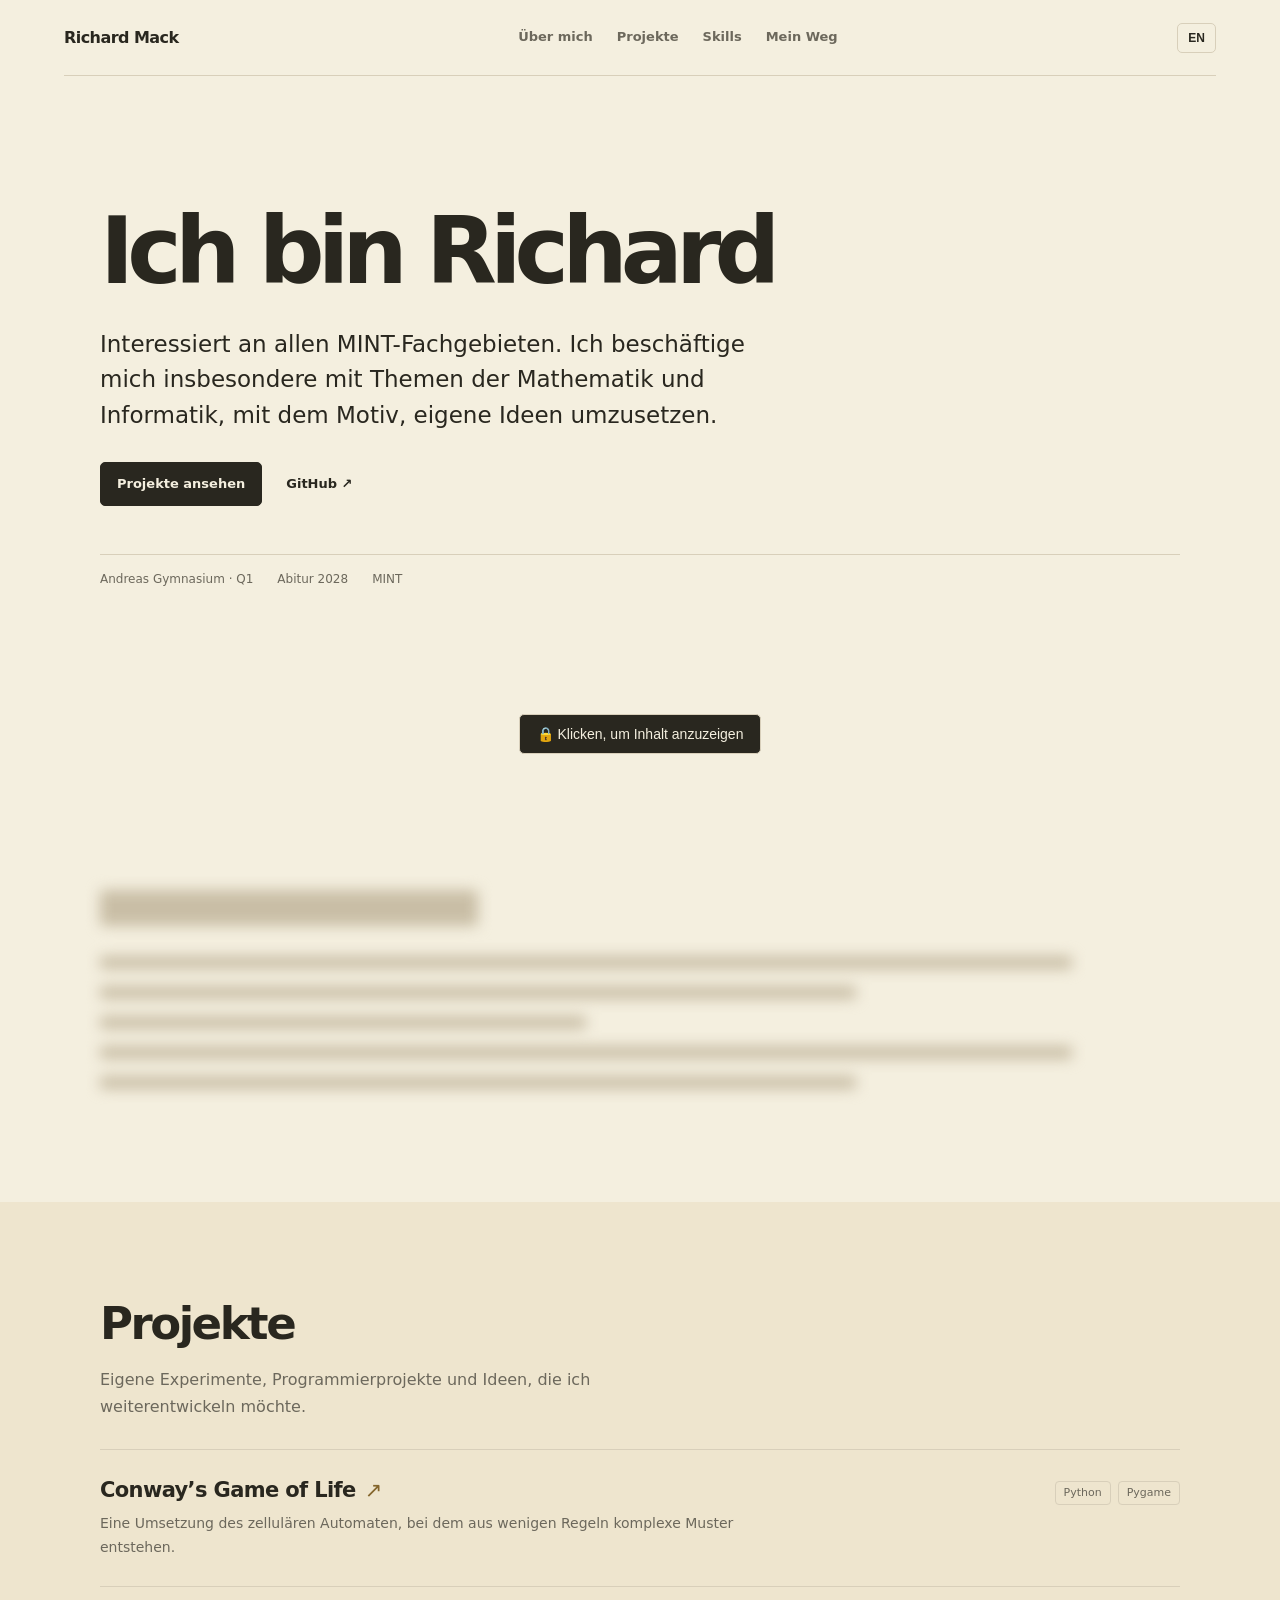
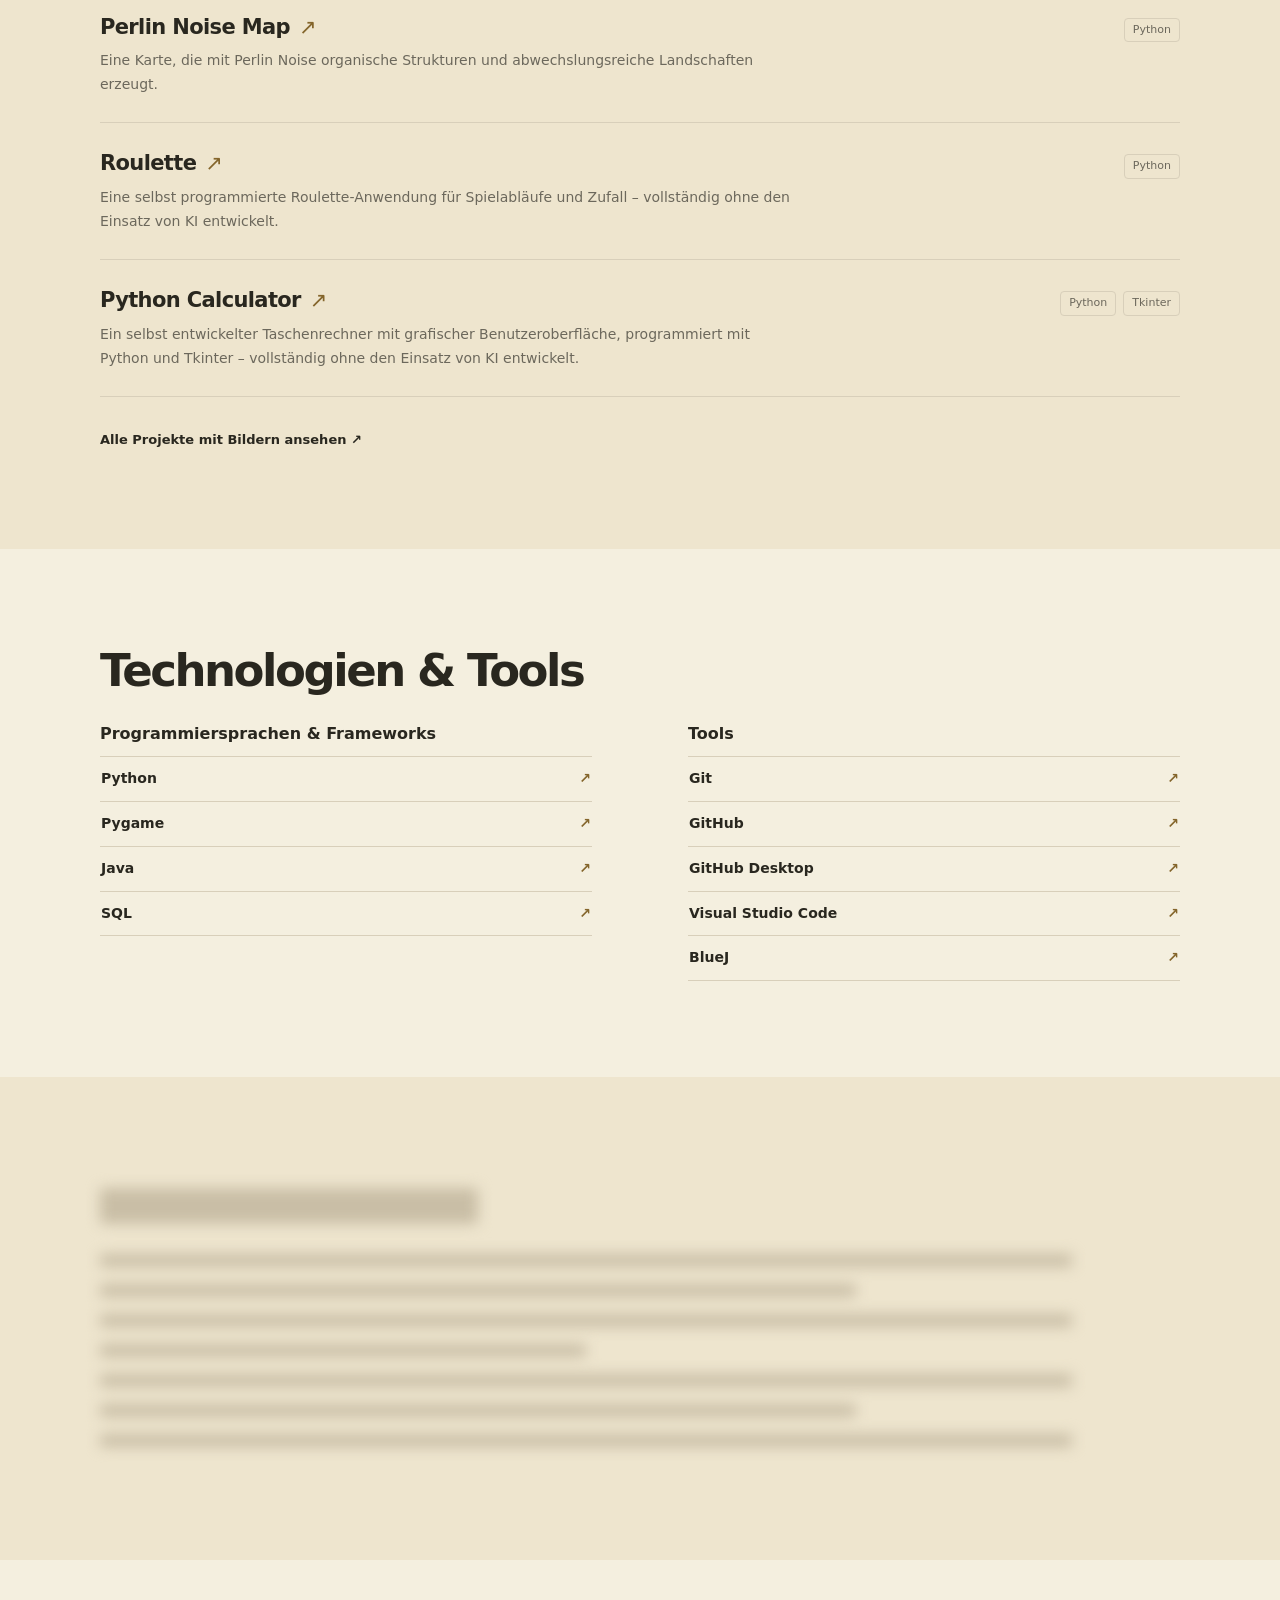
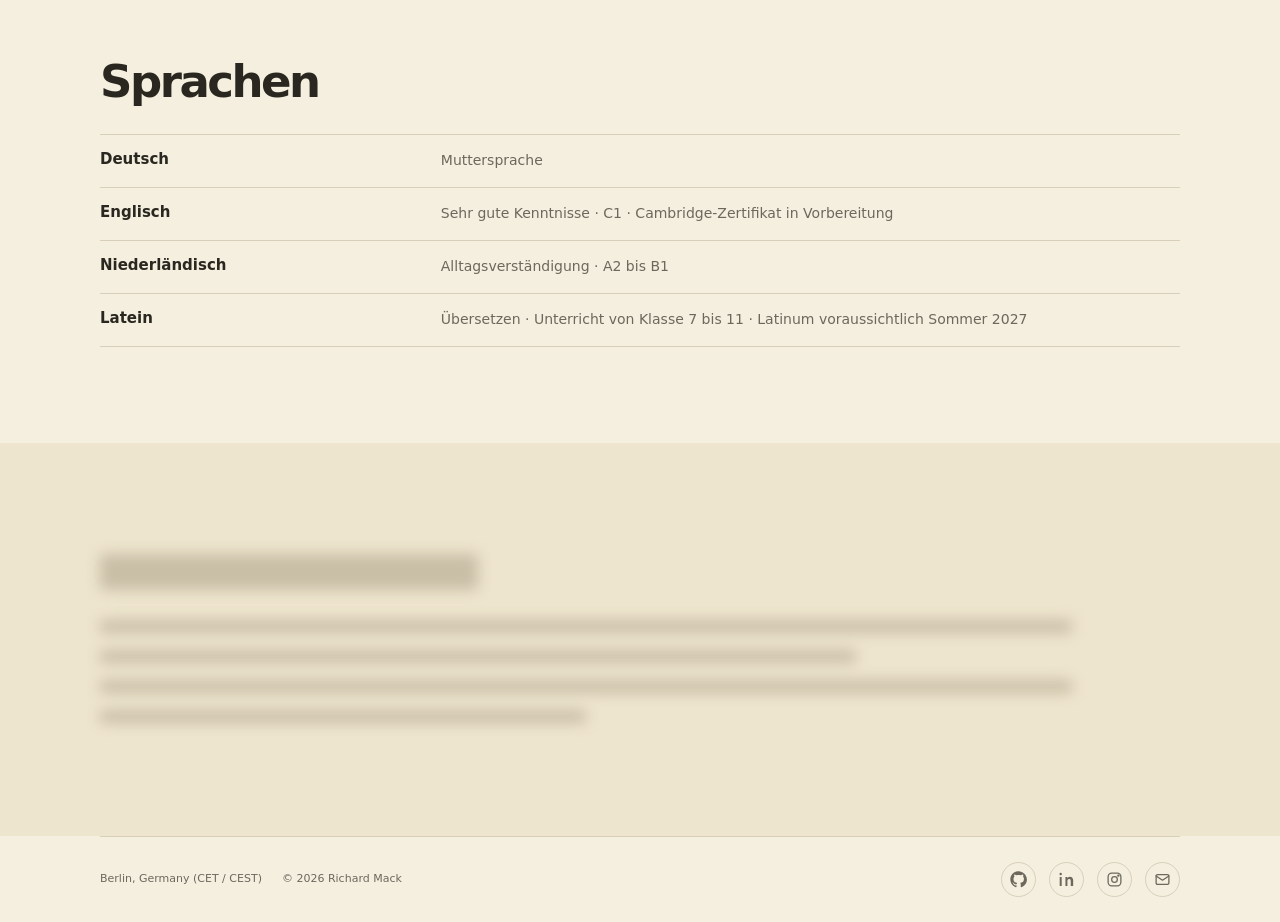
<file: index.html>
<!doctype html>
<html lang="de">
<head>
<meta charset="utf-8">
<meta name="viewport" content="width=device-width, initial-scale=1">
<meta name="description" content="Richard Mack – Portfolio zu Informatik, Mathematik und eigenen Projekten.">
<meta name="theme-color" content="#f4efdf">
<title>Richard Mack — Portfolio</title>
  
<link rel="icon" type="image/svg+xml" href="favicon.svg">

<link rel="stylesheet" href="style.css">
<script src="private-data.js" defer></script>
<script src="script.js" defer></script>
</head>
<body>
<header class="header">
  <a class="brand" href="#top">Richard Mack</a>
  <nav aria-label="Navigation">
    <a href="#about" data-de="Über mich" data-en="About">Über mich</a>
    <a href="#projects" data-de="Projekte" data-en="Projects">Projekte</a>
    <a href="#skills" data-de="Skills" data-en="Skills">Skills</a>
    <a href="#journey" data-de="Mein Weg" data-en="My journey">Mein Weg</a>
  </nav>
  <button id="languageToggle" type="button" aria-label="Switch language to English">EN</button>
</header>

<main id="top">
<section class="hero wrap">
  <h1 data-de="Ich bin Richard" data-en="I’m Richard">Ich bin Richard</h1>
  <p class="intro" data-de="Interessiert an allen MINT-Fachgebieten. Ich beschäftige mich insbesondere mit Themen der Mathematik und Informatik, mit dem Motiv, eigene Ideen umzusetzen." data-en="Interested in all STEM fields. I focus particularly on topics in mathematics and computer science, with the goal of bringing my own ideas to life.">Interessiert an allen MINT-Fachgebieten. Ich beschäftige mich insbesondere mit Themen der Mathematik und Informatik, mit dem Motiv, eigene Ideen umzusetzen.</p>
  <div class="hero-actions"><a class="button dark" href="projects/" data-de="Projekte ansehen" data-en="View projects">Projekte ansehen</a><a class="plain-link" href="https://github.com/MackRichard" target="_blank" rel="noopener noreferrer">GitHub ↗</a></div>
  <div class="quick-facts"><span>Andreas Gymnasium · Q1</span><span data-de="Abitur 2028" data-en="Abitur 2028">Abitur 2028</span><span>MINT</span></div>
</section>


  
<div class="private-access wrap" id="privateAccess">

    <button id="showPrivateForm">
        🔒 Klicken, um Inhalt anzuzeigen
    </button>

    <form id="privateUnlockForm" hidden>

        <label for="privateCode">
            Individueller Zugangscode
        </label>

        <input
            id="privateCode"
            type="password"
            placeholder="Zugangscode eingeben"
            autocomplete="off"
            required
        >

        <button type="submit">
            Inhalte freischalten
        </button>

        <p id="privateStatus" aria-live="polite"></p>

    </form>

</div>


  
<section class="section private-section" id="about">

    <div class="wrap private-placeholder"
         data-private-target="about"
         aria-hidden="true">

        <div class="placeholder-title"></div>
        <div class="placeholder-line long"></div>
        <div class="placeholder-line medium"></div>
        <div class="placeholder-line short"></div>

        <div class="placeholder-line long"></div>
        <div class="placeholder-line medium"></div>

    </div>

</section>

<section class="section tinted" id="projects"><div class="wrap">
  <h2 data-de="Projekte" data-en="Projects">Projekte</h2>
  <p class="section-intro" data-de="Eigene Experimente, Programmierprojekte und Ideen, die ich weiterentwickeln möchte." data-en="Personal experiments, coding projects and ideas I want to develop further.">Eigene Experimente, Programmierprojekte und Ideen, die ich weiterentwickeln möchte.</p>
  <div class="projects-list">

    <!-- Conway's Game of Life -->
    <article class="project-item">

        <div class="project-content">

            <h3>
                <a
                    class="project-title"
                    href="https://github.com/MackRichard/Conways-Game-of-Life"
                    target="_blank"
                    rel="noopener noreferrer">
                    Conway’s Game of Life
                    <span aria-hidden="true">↗</span>
                </a>
            </h3>

            <p
                class="project-description"
                data-de="Eine Umsetzung des zellulären Automaten, bei dem aus wenigen Regeln komplexe Muster entstehen."
                data-en="An implementation of the cellular automaton, where a few rules can create complex patterns.">
                Eine Umsetzung des zellulären Automaten, bei dem aus wenigen Regeln komplexe Muster entstehen.
            </p>

        </div>

        <div class="project-tech">
            <span>Python</span>
            <span>Pygame</span>
        </div>

    </article>


    <!-- Perlin Noise Map -->
    <article class="project-item">

        <div class="project-content">

            <h3>
                <a
                    class="project-title"
                    href="https://github.com/MackRichard/Perlin-Noise-Map"
                    target="_blank"
                    rel="noopener noreferrer">
                    Perlin Noise Map
                    <span aria-hidden="true">↗</span>
                </a>
            </h3>

            <p
                class="project-description"
                data-de="Eine Karte, die mit Perlin Noise organische Strukturen und abwechslungsreiche Landschaften erzeugt."
                data-en="A map using Perlin noise to create organic structures and varied landscapes.">
                Eine Karte, die mit Perlin Noise organische Strukturen und abwechslungsreiche Landschaften erzeugt.
            </p>

        </div>

        <div class="project-tech">
            <span>Python</span>
        </div>

    </article>


    <!-- Roulette -->
    <article class="project-item">

        <div class="project-content">

            <h3>
                <a
                    class="project-title"
                    href="https://github.com/MackRichard/Roulette"
                    target="_blank"
                    rel="noopener noreferrer">
                    Roulette
                    <span aria-hidden="true">↗</span>
                </a>
            </h3>

            <p
                class="project-description"
                data-de="Eine selbst programmierte Roulette-Anwendung für Spielabläufe und Zufall – vollständig ohne den Einsatz von KI entwickelt."
                data-en="A self-programmed roulette application for game flow and randomness – developed entirely without using AI.">
                Eine selbst programmierte Roulette-Anwendung für Spielabläufe und Zufall – vollständig ohne den Einsatz von KI entwickelt.
            </p>

        </div>

        <div class="project-tech">
            <span>Python</span>
        </div>

    </article>

      <!-- Python Calculator -->
<article class="project-item">

    <div class="project-content">

        <h3>
            <a
                class="project-title"
                href="https://github.com/MackRichard/python-calculator"
                target="_blank"
                rel="noopener noreferrer">
                Python Calculator
                <span aria-hidden="true">↗</span>
            </a>
        </h3>

        <p
            class="project-description"
            data-de="Ein selbst entwickelter Taschenrechner mit grafischer Benutzeroberfläche, programmiert mit Python und Tkinter – vollständig ohne den Einsatz von KI entwickelt."
            data-en="A self-developed calculator with a graphical user interface, built using Python and Tkinter – developed entirely without using AI.">
            Ein selbst entwickelter Taschenrechner mit grafischer Benutzeroberfläche, programmiert mit Python und Tkinter – vollständig ohne den Einsatz von KI entwickelt.
        </p>

    </div>

    <div class="project-tech">
        <span>Python</span>
        <span>Tkinter</span>
    </div>

</article>

</div>
<div class="projects-more">

    <a href="projects/" class="plain-link">

        <span
            data-de="Alle Projekte mit Bildern ansehen"
            data-en="Explore all projects with images">
            Alle Projekte mit Bildern ansehen
        </span>

        ↗

    </a>

</div>

</section>

<section class="section wrap" id="skills">
  <h2 data-de="Technologien & Tools" data-en="Technologies & tools">Technologien & Tools</h2>
  <div class="skill-columns">
    <div><h3 data-de="Programmiersprachen & Frameworks" data-en="Programming languages & frameworks">Programmiersprachen & Frameworks</h3><ul class="link-list">
      <li><a href="https://www.python.org/" target="_blank" rel="noopener noreferrer">Python <span>↗</span></a></li>
      <li><a href="https://www.pygame.org/" target="_blank" rel="noopener noreferrer">Pygame <span>↗</span></a></li>
      <li><a href="https://www.java.com/" target="_blank" rel="noopener noreferrer">Java <span>↗</span></a></li>
      <li><a href="https://www.mysql.com/" target="_blank" rel="noopener noreferrer">SQL <span>↗</span></a></li>
    </ul></div>
    <div><h3>Tools</h3><ul class="link-list">
      <li><a href="https://git-scm.com/" target="_blank" rel="noopener noreferrer">Git <span>↗</span></a></li>
      <li><a href="https://github.com/" target="_blank" rel="noopener noreferrer">GitHub <span>↗</span></a></li>
      <li><a href="https://desktop.github.com/" target="_blank" rel="noopener noreferrer">GitHub Desktop <span>↗</span></a></li>
      <li><a href="https://code.visualstudio.com/" target="_blank" rel="noopener noreferrer">Visual Studio Code <span>↗</span></a></li>
      <li><a href="https://www.bluej.org/" target="_blank" rel="noopener noreferrer">BlueJ <span>↗</span></a></li>
    </ul></div>
  </div>
</section>

<section class="section tinted private-section" id="journey">

    <div class="wrap private-placeholder"
         data-private-target="journey"
         aria-hidden="true">

        <div class="placeholder-title"></div>

        <div class="placeholder-line long"></div>
        <div class="placeholder-line medium"></div>

        <div class="placeholder-line long"></div>
        <div class="placeholder-line short"></div>

        <div class="placeholder-line long"></div>
        <div class="placeholder-line medium"></div>

        <div class="placeholder-line long"></div>

    </div>

</section>

<section class="section wrap" id="languages">
  <h2 data-de="Sprachen" data-en="Languages">Sprachen</h2>
  <div class="language-list">
    <div><h3 data-de="Deutsch" data-en="German">Deutsch</h3><p data-de="Muttersprache" data-en="Native">Muttersprache</p></div>
    <div><h3 data-de="Englisch" data-en="English">Englisch</h3><p data-de="Sehr gute Kenntnisse · C1 · Cambridge-Zertifikat in Vorbereitung" data-en="Very good · C1 · Preparing for a Cambridge certificate">Sehr gute Kenntnisse · C1 · Cambridge-Zertifikat in Vorbereitung</p></div>
    <div><h3 data-de="Niederländisch" data-en="Dutch">Niederländisch</h3><p data-de="Alltagsverständigung · A2 bis B1" data-en="Everyday communication · A2 to B1">Alltagsverständigung · A2 bis B1</p></div>
    <div><h3 data-de="Latein" data-en="Latin">Latein</h3><p data-de="Übersetzen · Unterricht von Klasse 7 bis 11 · Latinum voraussichtlich Sommer 2027" data-en="Translation · Studied from grades 7 to 11 · Latinum expected in summer 2027">Übersetzen · Unterricht von Klasse 7 bis 11 · Latinum voraussichtlich Sommer 2027</p></div>
  </div>
</section>

<section class="section tinted private-section" id="currently">

        <div class="wrap private-placeholder"
             data-private-target="currently"
             aria-hidden="true">

            <div class="placeholder-title"></div>

            <div class="placeholder-line long"></div>
            <div class="placeholder-line medium"></div>

            <div class="placeholder-line long"></div>
            <div class="placeholder-line short"></div>

        </div>

</section>
</main>
<footer class="footer wrap">

  <div class="footer-info">
    <span>Berlin, Germany (CET / CEST)</span>
    <span>© 2026 Richard Mack</span>
  </div>

  <div class="footer-social">

    <!-- GitHub -->
    <a href="https://github.com/MackRichard"
       target="_blank"
       rel="noopener noreferrer"
       aria-label="GitHub"
       title="GitHub">

      <svg viewBox="0 0 24 24" aria-hidden="true">
        <path fill="currentColor" d="M12 .5C5.65.5.5 5.65.5 12c0 5.1 3.3 9.4 7.9 10.9.6.1.8-.3.8-.6v-2.1c-3.2.7-3.9-1.4-3.9-1.4-.5-1.3-1.3-1.7-1.3-1.7-1.1-.8.1-.8.1-.8 1.2.1 1.8 1.2 1.8 1.2 1.1 1.8 2.8 1.3 3.5 1 .1-.8.4-1.3.8-1.6-2.6-.3-5.3-1.3-5.3-5.8 0-1.3.5-2.3 1.2-3.1-.1-.3-.5-1.5.1-3.1 0 0 1-.3 3.2 1.2.9-.2 1.9-.4 2.9-.4s2 .1 2.9.4c2.2-1.5 3.2-1.2 3.2-1.2.6 1.6.2 2.8.1 3.1.8.9 1.2 1.9 1.2 3.1 0 4.5-2.7 5.5-5.3 5.8.4.4.8 1.1.8 2.2v3.3c0 .3.2.7.8.6 4.6-1.5 7.9-5.8 7.9-10.9C23.5 5.65 18.35.5 12 .5z"/>
      </svg>
    </a>


    <!-- LinkedIn -->
    <a href="https://mackrichard.github.io/preview/"
       target="_blank"
       rel="noopener noreferrer"
       aria-label="LinkedIn"
       title="LinkedIn">

      <svg viewBox="0 0 24 24" aria-hidden="true">
        <path fill="currentColor" d="M5.2 8.3H2.4V21h2.8V8.3zM3.8 2.5a1.7 1.7 0 1 0 0 3.4 1.7 1.7 0 0 0 0-3.4zM21.5 13.7c0-3.8-2-5.6-4.6-5.6-2.1 0-3.1 1.2-3.6 2V8.3h-2.8V21h2.8v-6.3c0-1.7.3-3.4 2.5-3.4s2.2 2 2.2 3.5V21h3.4v-7.3z"/>
      </svg>
    </a>


    <!-- Instagram -->
    <a href="https://www.instagram.com/richardmack161/"
       target="_blank"
       rel="noopener noreferrer"
       aria-label="Instagram"
       title="Instagram">

      <svg viewBox="0 0 24 24"
           fill="none"
           stroke="currentColor"
           stroke-width="1.8"
           stroke-linecap="round"
           stroke-linejoin="round"
           aria-hidden="true">

        <rect x="3" y="3" width="18" height="18" rx="5"/>
        <circle cx="12" cy="12" r="4"/>
        <circle cx="17.5" cy="6.5" r=".8" fill="currentColor"/>
      </svg>
    </a>


    <!-- E-Mail -->
    <a href="mailto:info.richardmack@web.de"
       aria-label="E-Mail"
       title="E-Mail">

      <svg viewBox="0 0 24 24"
           fill="none"
           stroke="currentColor"
           stroke-width="1.8"
           stroke-linecap="round"
           stroke-linejoin="round"
           aria-hidden="true">

        <rect x="3" y="5" width="18" height="14" rx="2"/>
        <path d="m3 7 9 6 9-6"/>
      </svg>
    </a>

  </div>

</footer>
</body>
</html>
</file>
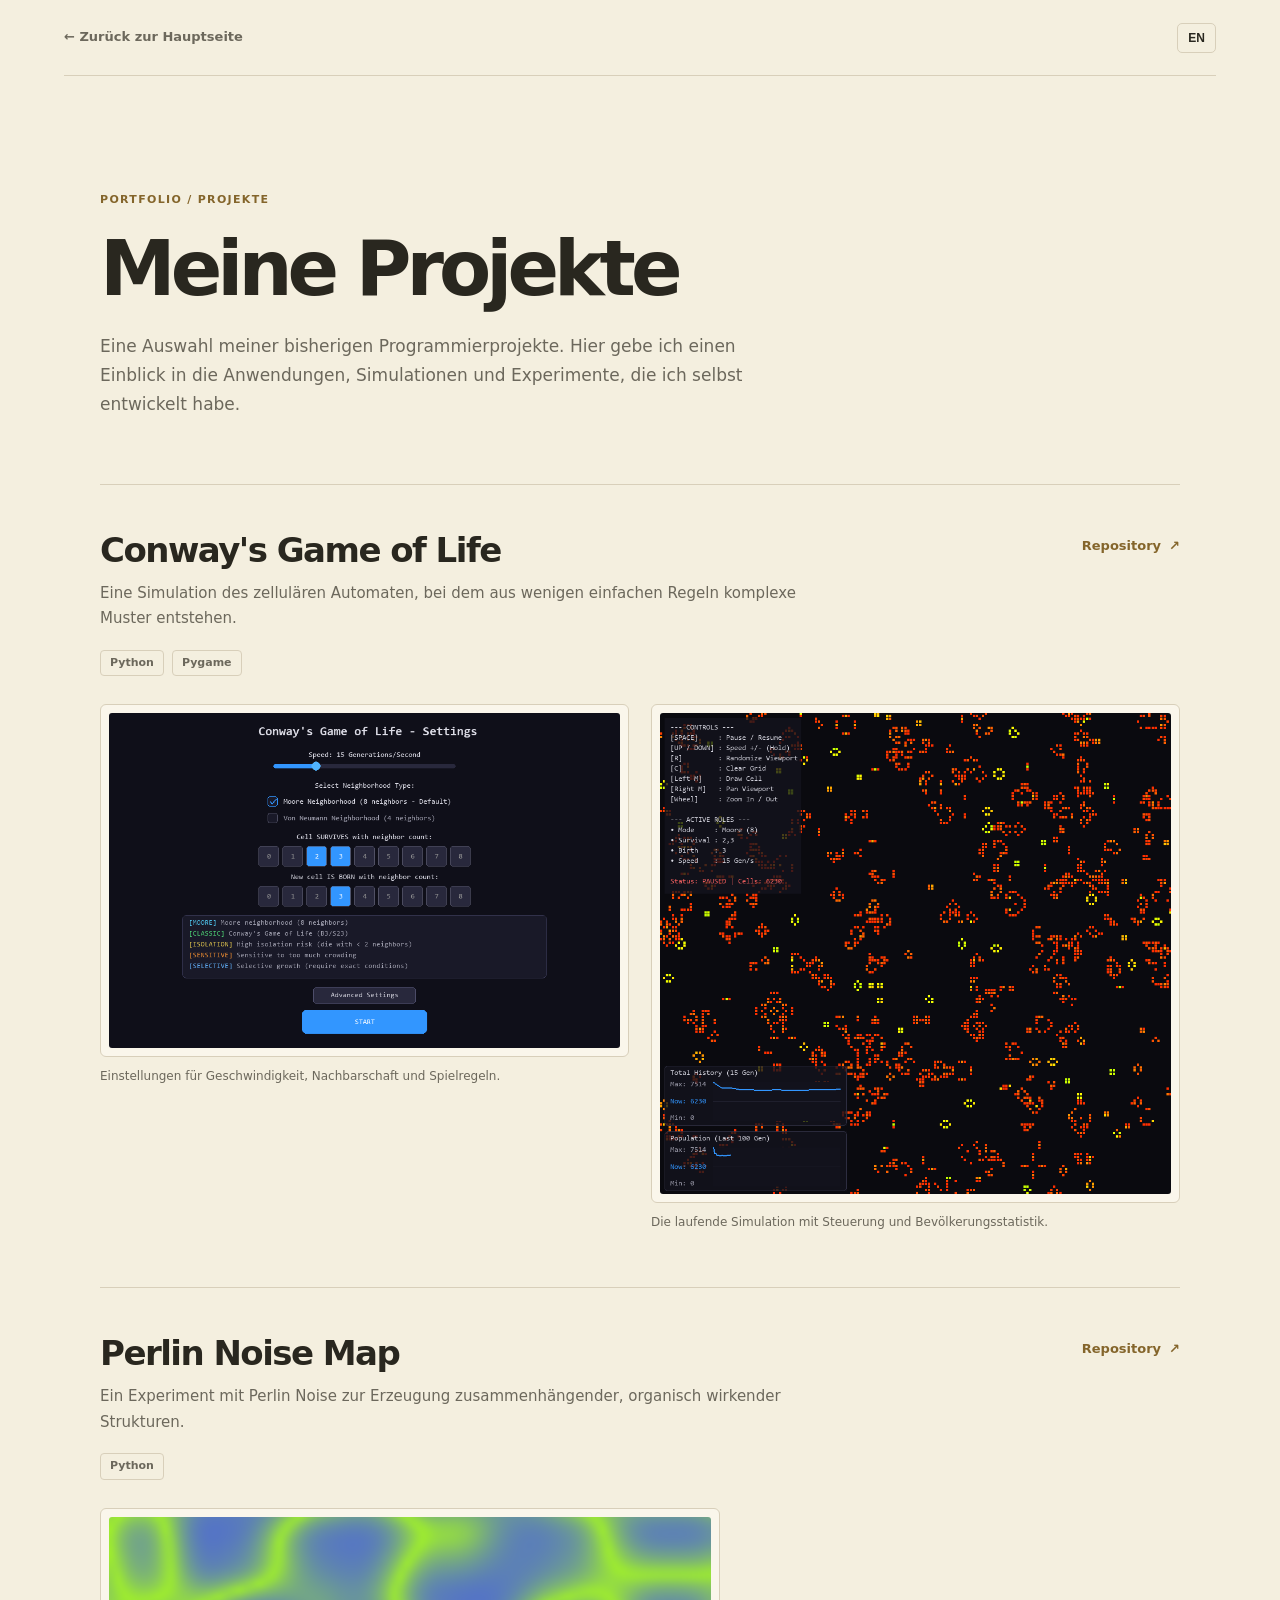
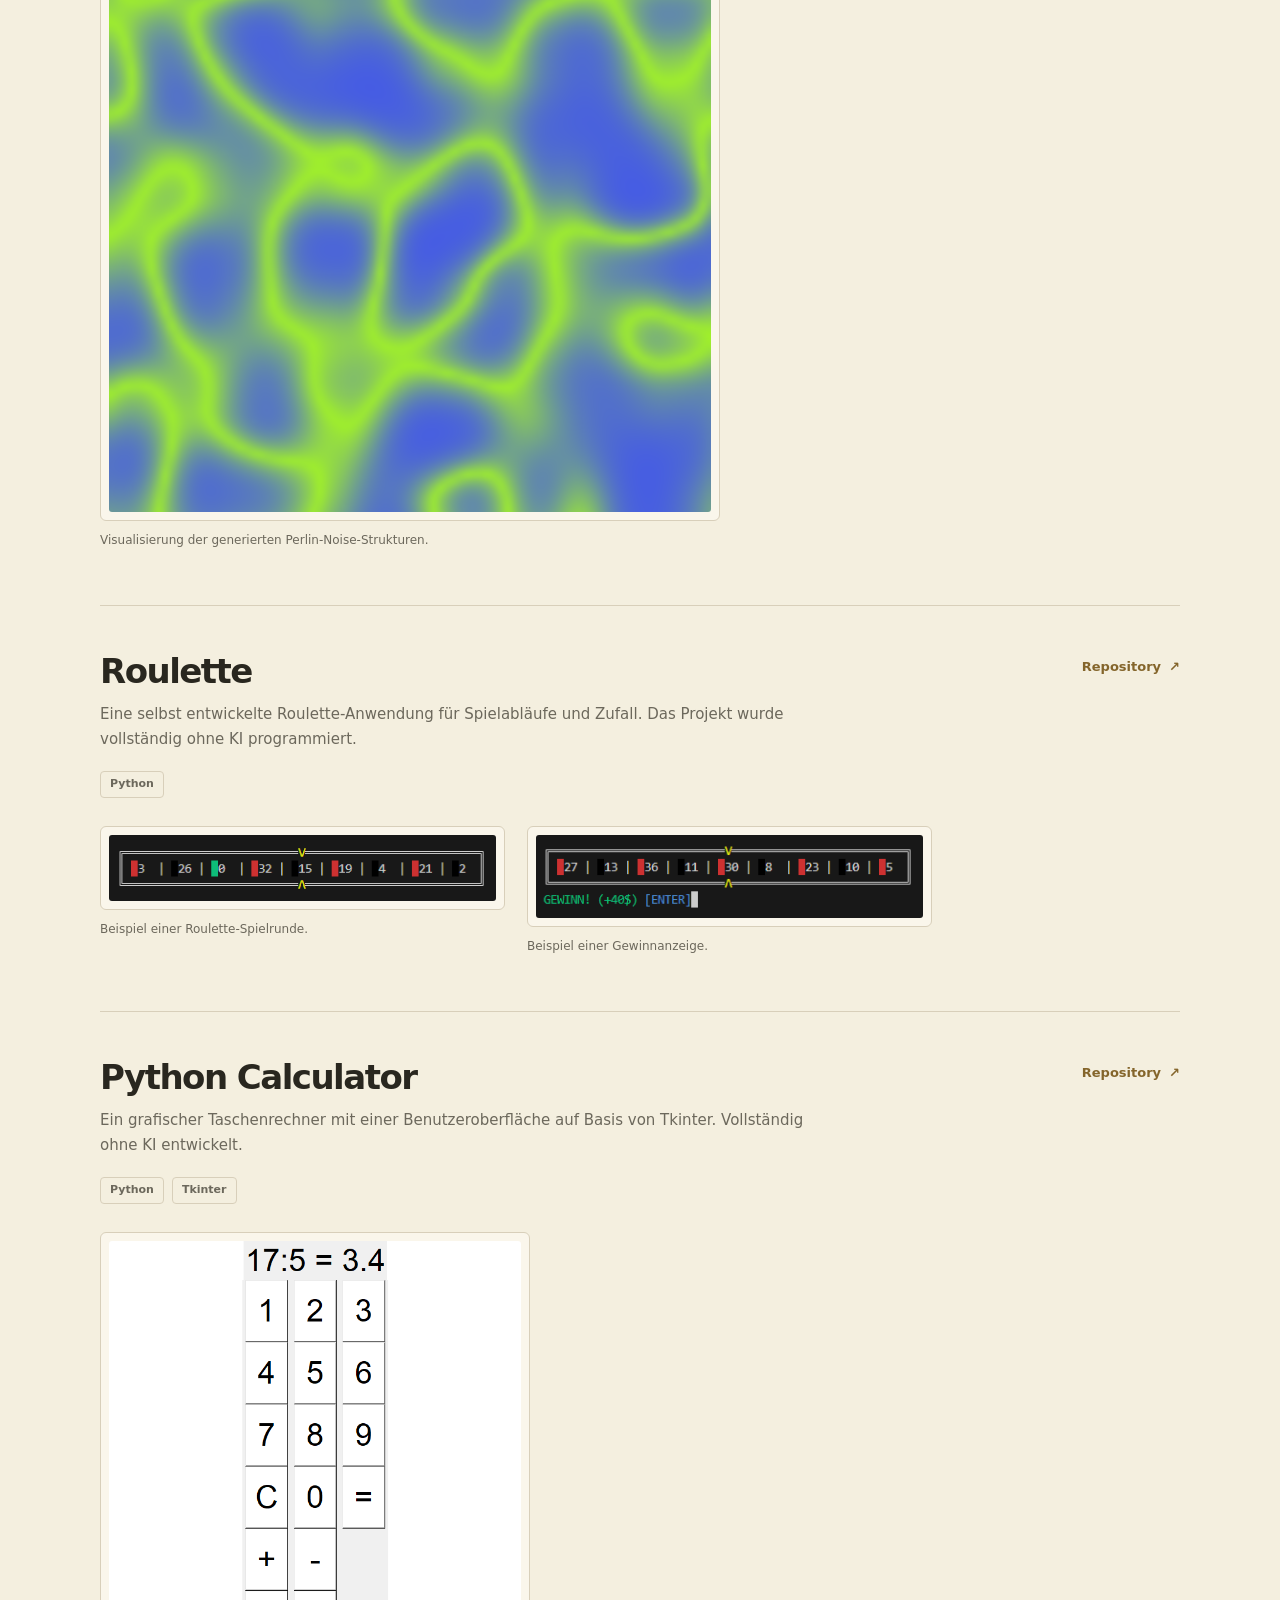
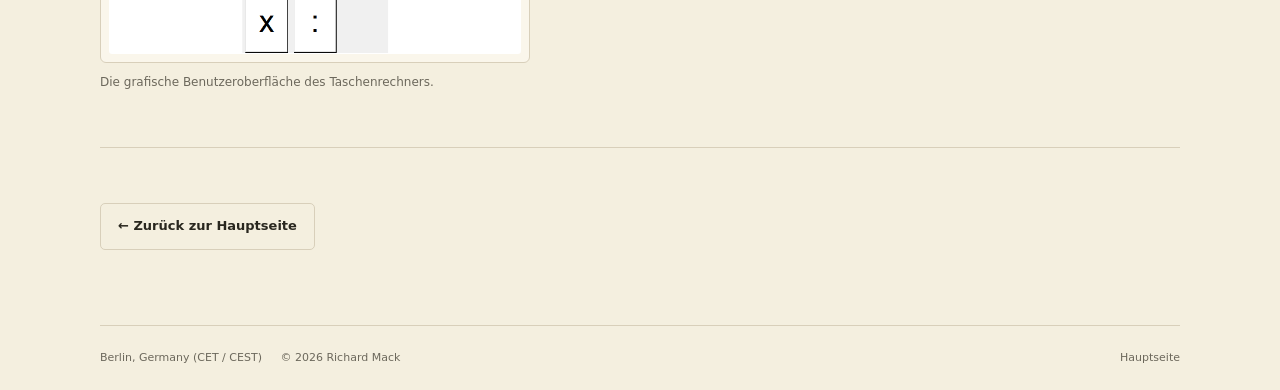
<file: projects/index.html>
<!DOCTYPE html>
<html lang="de">

<head>
    <meta charset="UTF-8">
    <meta name="viewport" content="width=device-width, initial-scale=1">

    <meta name="description"
          content="Einblicke in die Programmierprojekte von Richard Mack.">

    <meta name="theme-color" content="#f4efdf">

    <title>Projekte – Richard Mack</title>

    <link rel="icon" type="image/svg+xml" href="../favicon.svg">
    <link rel="stylesheet" href="style.css">

    <!-- Vorhandene Sprachfunktion der Hauptseite verwenden -->
    <script src="../script.js" defer></script>

</head>

<body>

<header class="header">

    <a href="../" class="back-link">
        <span
            data-de="← Zurück zur Hauptseite"
            data-en="← Back to homepage">
            ← Zurück zur Hauptseite
        </span>
    </a>

    <div class="header-actions">

        <button id="languageToggle"
                type="button"
                aria-label="Switch language to English">
            EN
        </button>

    </div>

</header>


<main class="wrap">

    <!-- Einleitung -->

    <section class="page-intro">

        <p class="eyebrow"
           data-de="PORTFOLIO / PROJEKTE"
           data-en="PORTFOLIO / PROJECTS">
            PORTFOLIO / PROJEKTE
        </p>

        <h1 data-de="Meine Projekte"
            data-en="My projects">
            Meine Projekte
        </h1>

        <p
            data-de="Eine Auswahl meiner bisherigen Programmierprojekte. Hier gebe ich einen Einblick in die Anwendungen, Simulationen und Experimente, die ich selbst entwickelt habe."
            data-en="A selection of my programming projects. Here I provide insights into applications, simulations and experiments I have developed myself.">
            Eine Auswahl meiner bisherigen Programmierprojekte. Hier gebe ich einen Einblick in die Anwendungen, Simulationen und Experimente, die ich selbst entwickelt habe.
        </p>

    </section>


    <!-- ================================= -->
    <!-- CONWAY'S GAME OF LIFE             -->
    <!-- ================================= -->

    <section class="project-section" id="game-of-life">

        <div class="project-heading">

            <div>
                <h2>Conway's Game of Life</h2>

                <p
                    data-de="Eine Simulation des zellulären Automaten, bei dem aus wenigen einfachen Regeln komplexe Muster entstehen."
                    data-en="A simulation of the cellular automaton in which a few simple rules create complex patterns.">
                    Eine Simulation des zellulären Automaten, bei dem aus wenigen einfachen Regeln komplexe Muster entstehen.
                </p>
            </div>

            <a
                class="repository-link"
                href="https://github.com/MackRichard/Conways-Game-of-Life"
                target="_blank"
                rel="noopener noreferrer">

                <span
                    data-de="Repository"
                    data-en="Repository">
                    Repository
                </span>

                ↗

            </a>

        </div>

        <div class="technologies">
            <span>Python</span>
            <span>Pygame</span>
        </div>


        <div class="gallery gallery-two">

            <figure>

                <a href="images/conways-settings.png" target="_blank">
                    <img
                        src="images/conways-settings.png"
                        alt="Einstellungsmenü von Conway's Game of Life"
                        loading="lazy">
                </a>

                <figcaption
                    data-de="Einstellungen für Geschwindigkeit, Nachbarschaft und Spielregeln."
                    data-en="Settings for speed, neighborhood and simulation rules.">
                    Einstellungen für Geschwindigkeit, Nachbarschaft und Spielregeln.
                </figcaption>

            </figure>


            <figure>

                <a href="images/conways-simulation.png" target="_blank">
                    <img
                        src="images/conways-simulation.png"
                        alt="Laufende Conway's Game of Life Simulation"
                        loading="lazy">
                </a>

                <figcaption
                    data-de="Die laufende Simulation mit Steuerung und Bevölkerungsstatistik."
                    data-en="The running simulation with controls and population statistics.">
                    Die laufende Simulation mit Steuerung und Bevölkerungsstatistik.
                </figcaption>

            </figure>

        </div>

    </section>


    <!-- ================================= -->
    <!-- PERLIN NOISE MAP                  -->
    <!-- ================================= -->

    <section class="project-section" id="perlin-noise">

        <div class="project-heading">

            <div>
                <h2>Perlin Noise Map</h2>

                <p
                    data-de="Ein Experiment mit Perlin Noise zur Erzeugung zusammenhängender, organisch wirkender Strukturen."
                    data-en="An experiment with Perlin noise to generate connected, organic-looking structures.">
                    Ein Experiment mit Perlin Noise zur Erzeugung zusammenhängender, organisch wirkender Strukturen.
                </p>
            </div>

            <a
                class="repository-link"
                href="https://github.com/MackRichard/Perlin-Noise-Map"
                target="_blank"
                rel="noopener noreferrer">

                <span
                    data-de="Repository"
                    data-en="Repository">
                    Repository
                </span>

                ↗

            </a>

        </div>

        <div class="technologies">
            <span>Python</span>
        </div>


        <div class="gallery gallery-single">

            <figure>

                <a href="images/perlin-noise-map.png" target="_blank">
                    <img
                        src="images/perlin-noise-map.png"
                        alt="Visualisierung einer Perlin-Noise-Karte"
                        loading="lazy">
                </a>

                <figcaption
                    data-de="Visualisierung der generierten Perlin-Noise-Strukturen."
                    data-en="Visualization of the generated Perlin noise structures.">
                    Visualisierung der generierten Perlin-Noise-Strukturen.
                </figcaption>

            </figure>

        </div>

    </section>


    <!-- ================================= -->
    <!-- ROULETTE                          -->
    <!-- ================================= -->

    <section class="project-section" id="roulette">

        <div class="project-heading">

            <div>
                <h2>Roulette</h2>

                <p
                    data-de="Eine selbst entwickelte Roulette-Anwendung für Spielabläufe und Zufall. Das Projekt wurde vollständig ohne KI programmiert."
                    data-en="A self-developed roulette application for game flow and randomness. The project was developed entirely without AI.">
                    Eine selbst entwickelte Roulette-Anwendung für Spielabläufe und Zufall. Das Projekt wurde vollständig ohne KI programmiert.
                </p>
            </div>

            <a
                class="repository-link"
                href="https://github.com/MackRichard/Roulette"
                target="_blank"
                rel="noopener noreferrer">

                <span
                    data-de="Repository"
                    data-en="Repository">
                    Repository
                </span>

                ↗

            </a>

        </div>

        <div class="technologies">
            <span>Python</span>
        </div>


        <div class="gallery gallery-two roulette-gallery">

            <figure>

                <a href="images/roulette-game.png" target="_blank">
                    <img
                        src="images/roulette-game.png"
                        alt="Roulette-Spiel mit Zahlenanzeige"
                        loading="lazy">
                </a>

                <figcaption
                    data-de="Beispiel einer Roulette-Spielrunde."
                    data-en="Example of a roulette round.">
                    Beispiel einer Roulette-Spielrunde.
                </figcaption>

            </figure>


            <figure>

                <a href="images/roulette-win.png" target="_blank">
                    <img
                        src="images/roulette-win.png"
                        alt="Gewinnanzeige der Roulette-Anwendung"
                        loading="lazy">
                </a>

                <figcaption
                    data-de="Beispiel einer Gewinnanzeige."
                    data-en="Example of a winning result.">
                    Beispiel einer Gewinnanzeige.
                </figcaption>

            </figure>

        </div>

    </section>


    <!-- ================================= -->
    <!-- PYTHON CALCULATOR                 -->
    <!-- ================================= -->

    <section class="project-section" id="calculator">

        <div class="project-heading">

            <div>
                <h2>Python Calculator</h2>

                <p
                    data-de="Ein grafischer Taschenrechner mit einer Benutzeroberfläche auf Basis von Tkinter. Vollständig ohne KI entwickelt."
                    data-en="A graphical calculator with a user interface based on Tkinter. Developed entirely without AI.">
                    Ein grafischer Taschenrechner mit einer Benutzeroberfläche auf Basis von Tkinter. Vollständig ohne KI entwickelt.
                </p>
            </div>

            <a
                class="repository-link"
                href="https://github.com/MackRichard/python-calculator"
                target="_blank"
                rel="noopener noreferrer">

                <span
                    data-de="Repository"
                    data-en="Repository">
                    Repository
                </span>

                ↗

            </a>

        </div>

        <div class="technologies">
            <span>Python</span>
            <span>Tkinter</span>
        </div>


        <div class="gallery gallery-calculator">

            <figure>

                <a href="images/python-calculator.png" target="_blank">
                    <img
                        src="images/python-calculator.png"
                        alt="Grafische Benutzeroberfläche des Python Taschenrechners"
                        loading="lazy">
                </a>

                <figcaption
                    data-de="Die grafische Benutzeroberfläche des Taschenrechners."
                    data-en="The graphical user interface of the calculator.">
                    Die grafische Benutzeroberfläche des Taschenrechners.
                </figcaption>

            </figure>

        </div>

    </section>


    <!-- Zurück -->

    <div class="bottom-link">

        <a href="../" class="back-button">
            <span
                data-de="← Zurück zur Hauptseite"
                data-en="← Back to homepage">
                ← Zurück zur Hauptseite
            </span>
        </a>

    </div>

</main>


<footer class="footer wrap">

    <div>
        Berlin, Germany (CET / CEST)
        <span>© 2026 Richard Mack</span>
    </div>

    <a href="../">
        <span
            data-de="Hauptseite"
            data-en="Homepage">
            Hauptseite
        </span>
    </a>

</footer>


</body>
</html>
</file>
<file: style.css>
/* Minimal portfolio in warm cream tones. No gradients, dark mode or animations. */
:root {
  color-scheme: light;
  --paper: #f4efdf;
  --paper-alt: #eee5ce;
  --card: #faf6eb;
  --ink: #29271f;
  --muted: #6c685c;
  --line: #d8cfba;
  --accent: #84652b;
  --warm: #a65e1c;
  --width: 1080px;
  --pad: clamp(22px, 5vw, 68px);
}
* { box-sizing: border-box; }
body { margin: 0; background: var(--paper); color: var(--ink); font-family: Inter, ui-sans-serif, system-ui, -apple-system, "Segoe UI", sans-serif; font-size: 16px; line-height: 1.7; }
a { color: inherit; }
a:focus-visible, button:focus-visible { outline: 3px solid var(--accent); outline-offset: 4px; }
.wrap { width: min(var(--width), calc(100% - 2 * var(--pad))); margin-inline: auto; }
.header { width: min(1240px, calc(100% - 2 * var(--pad))); min-height: 76px; margin: auto; display: flex; align-items: center; justify-content: space-between; gap: 24px; border-bottom: 1px solid var(--line); }
.brand { font-size: 16px; font-weight: 750; letter-spacing: -.035em; text-decoration: none; white-space: nowrap; }
.brand span { color: var(--accent); }
nav { display: flex; justify-content: center; flex-wrap: wrap; gap: 12px 24px; }
nav a { color: var(--muted); font-size: 13px; font-weight: 600; text-decoration: none; }
nav a:hover, .plain-link:hover, .link-list a:hover { color: var(--accent); }
#languageToggle { border: 1px solid var(--line); border-radius: 5px; background: transparent; color: var(--ink); padding: 7px 10px; font-size: 12px; font-weight: 750; cursor: pointer; }
#languageToggle:hover { background: var(--paper-alt); }
.hero { padding-top: clamp(72px, 10vw, 130px); padding-bottom: clamp(58px, 9vw, 100px); }
.greeting { color: var(--muted); margin: 0 0 8px; font-size: 15px; }
h1 { margin: 0; max-width: 900px; font-size: clamp(48px, 8.5vw, 92px); line-height: 1.05; letter-spacing: -.075em; font-weight: 760; }
.intro { max-width: 660px; margin: 26px 0 0; font-size: clamp(18px, 2.2vw, 23px); line-height: 1.55; }
.hero-actions { display: flex; align-items: center; gap: 24px; margin-top: 28px; }
.button { display: inline-flex; min-height: 44px; align-items: center; padding: 10px 16px; border: 1px solid var(--ink); border-radius: 5px; font-size: 13px; font-weight: 700; text-decoration: none; }
.dark { background: var(--ink); color: var(--paper); }
.dark:hover, .github:hover { background: #454238; }
.plain-link { font-size: 13px; font-weight: 700; text-decoration: none; }
.quick-facts { display: flex; flex-wrap: wrap; gap: 8px 24px; margin-top: 48px; padding-top: 14px; border-top: 1px solid var(--line); color: var(--muted); font-size: 12px; }
.section { padding-block: clamp(62px, 8vw, 96px); }
.tinted { background: var(--paper-alt); }
h2 { margin: 0 0 26px; font-size: clamp(30px, 4.4vw, 45px); line-height: 1.16; letter-spacing: -.055em; font-weight: 730; }
h3 { line-height: 1.35; }
.about { display: grid; grid-template-columns: minmax(0, 1.2fr) minmax(250px, .8fr); gap: clamp(32px, 7vw, 86px); align-items: start; }
.lead { margin: 0 0 16px; font-size: clamp(21px, 2.5vw, 28px); line-height: 1.45; letter-spacing: -.025em; }
.muted { margin: 0; color: var(--muted); }
.facts { display: grid; grid-template-columns: 1fr 1fr; gap: 0 22px; margin: 0; }
.facts div { padding: 12px 0 14px; border-bottom: 1px solid var(--line); }
dt { color: var(--muted); font-size: 12px; }
dd { margin: 3px 0 0; font-weight: 680; font-size: 14px; line-height: 1.5; }
.section-intro { max-width: 620px; margin: -10px 0 28px; color: var(--muted); }

/* Projektliste */

.projects-list {
    display: flex;
    flex-direction: column;
}

/* Einzelnes Projekt */

.project-item {
    display: grid;
    grid-template-columns: minmax(0, 1fr) auto;
    align-items: start;
    gap: 24px;

    padding: 26px 0;

    border-top: 1px solid var(--line);
}

.project-item:last-child {
    border-bottom: 1px solid var(--line);
}

/* Projektname */

.project-content h3 {
    margin: 0 0 8px;
    font-size: 21px;
}

.project-title {
    display: inline-flex;
    align-items: baseline;
    gap: 9px;

    color: var(--ink);
    text-decoration: none;

    letter-spacing: -.03em;
}

.project-title span {
    color: var(--accent);
    font-weight: 500;
}

.project-title:hover {
    color: var(--accent);
}

/* Projektbeschreibung */

.project-description {
    max-width: 700px;
    margin: 0;

    color: var(--muted);
    font-size: 14px;
}

/* Verwendete Technologien */

.project-tech {
    display: flex;
    justify-content: flex-end;
    flex-wrap: wrap;
    gap: 7px;

    padding-top: 5px;
}

.project-tech span {
    padding: 2px 8px;

    border: 1px solid var(--line);
    border-radius: 4px;

    color: var(--muted);
    font-size: 11px;
    white-space: nowrap;
}

/* Mobile Darstellung */

@media (max-width: 780px) {

    .project-item {
        grid-template-columns: 1fr;
        gap: 12px;
    }

    .project-tech {
        justify-content: flex-start;
    }

}

.skill-columns { display: grid; grid-template-columns: 1fr 1fr; gap: clamp(30px, 8vw, 96px); }
.skill-columns h3 { margin: 0 0 12px; font-size: 16px; }
.link-list { margin: 0; padding: 0; list-style: none; border-top: 1px solid var(--line); }
.link-list li { border-bottom: 1px solid var(--line); }
.link-list a { display: flex; justify-content: space-between; padding: 10px 1px; text-decoration: none; font-size: 14px; font-weight: 600; }
.link-list a span { color: var(--accent); }
.timeline { list-style: none; margin: 0; padding: 0; }
.timeline li { display: grid; grid-template-columns: 145px minmax(0, 1fr); gap: 26px; padding: 22px 0; border-top: 1px solid #d6cbb2; }
.timeline time { color: var(--accent); font-size: 12px; font-weight: 750; padding-top: 3px; }
.timeline h3 { margin: 0 0 5px; font-size: 17px; }
.timeline p { margin: 0; color: var(--muted); font-size: 14px; }
.language-list { border-top: 1px solid var(--line); }
.language-list > div { display: grid; grid-template-columns: minmax(160px, .6fr) 1.4fr; gap: 24px; padding: 14px 0; border-bottom: 1px solid var(--line); }
.language-list h3 { margin: 0; font-size: 15px; }
.language-list p { margin: 0; color: var(--muted); font-size: 14px; }
.interest-list { border-top: 1px solid #d6cbb2; }
.interest-row { display: grid; grid-template-columns: minmax(190px, .75fr) 1.25fr auto; align-items: baseline; gap: 18px; padding: 14px 0; border-bottom: 1px solid #d6cbb2; text-decoration: none; }
.interest-row > span:first-child { color: var(--muted); font-size: 13px; }
.interest-row strong { font-size: 15px; font-weight: 650; }
.interest-row b { color: var(--accent); font-weight: 500; }
.warm { display: block; color: var(--warm); font-weight: 700; }
.interest-row small { display: block; margin-top: 3px; color: var(--muted); font-size: 13px; font-weight: 400; }
.interest-row small.warm { color: var(--warm); font-weight: 650; }
.currently { margin-top: 44px; }
.currently h3 { margin: 0 0 12px; font-size: 22px; }
.currently ul { display: grid; grid-template-columns: repeat(3, minmax(0, 1fr)); gap: 22px; padding: 0; margin: 0; list-style: none; }
.currently li { padding-top: 10px; border-top: 2px solid var(--line); font-size: 14px; }
.friend-list { border-top: 1px solid var(--line); }
.friend-list a { display: grid; grid-template-columns: 1fr 1fr auto; align-items: center; gap: 18px; padding: 15px 0; border-bottom: 1px solid var(--line); text-decoration: none; font-size: 14px; font-weight: 700; }
.friend-list a:hover > span:first-child { color: var(--accent); }
.friend-list small { color: var(--muted); font-size: 12px; font-weight: 500; }
.friend-list b { color: var(--accent); font-weight: 500; }
.contact { padding-block: clamp(60px, 8vw, 96px); background: #e8ddc3; }
.contact-inner { text-align: center; }
.contact h2 { max-width: 700px; margin-inline: auto; }
.contact p { max-width: 580px; margin: 14px auto 0; color: var(--muted); }
.contact-links { display: flex; justify-content: center; flex-wrap: wrap; gap: 10px; margin-top: 26px; }
.contact-links a { display: inline-flex; align-items: center; padding: 10px 15px; min-height: 43px; border: 1px solid #b8aa8c; border-radius: 5px; background: var(--card); text-decoration: none; font-size: 13px; font-weight: 700; }
.contact-links a:hover { background: #fffaf0; }
.contact-links .github { border-color: var(--ink); background: var(--ink); color: var(--paper); }
.footer { display: flex; align-items: center; justify-content: space-between; gap: 18px; padding-block: 21px; color: var(--muted); font-size: 11px; }
@media (max-width: 780px) {
  .header { flex-wrap: wrap; gap: 12px; padding-block: 15px; }
  nav { order: 3; width: 100%; justify-content: flex-start; }
  .about { grid-template-columns: 1fr; gap: 25px; }
  .projects { grid-template-columns: 1fr; }
  .project { min-height: 210px; }
  .currently ul { grid-template-columns: 1fr; gap: 14px; }
}
@media (max-width: 520px) {
  .hero-actions { gap: 18px; }
  .quick-facts { gap: 8px 14px; margin-top: 36px; }
  .skill-columns { grid-template-columns: 1fr; gap: 30px; }
  .timeline li { grid-template-columns: 1fr; gap: 4px; }
  .language-list > div { grid-template-columns: 1fr; gap: 3px; }
  .interest-row { grid-template-columns: 1fr auto; gap: 5px 14px; }
  .interest-row > span:first-child { grid-column: 1 / -1; }
  .friend-list a { grid-template-columns: 1fr auto; gap: 2px 10px; }
  .friend-list small { grid-column: 1; }
  .friend-list b { grid-column: 2; grid-row: 1 / span 2; }
  .footer { flex-direction: column; align-items: flex-start; gap: 3px; }
}

/* Social Media Icons */

.contact-icons {
    display: flex;
    justify-content: center;
    align-items: center;
    gap: 16px;
    margin-top: 30px;
}

.contact-icon {
    width: 50px;
    height: 50px;

    display: flex;
    justify-content: center;
    align-items: center;

    border: 1px solid #d8cfba;
    border-radius: 50%;

    background: #faf6eb;
    color: #29271f;

    text-decoration: none;
}

.contact-icon svg {
    width: 23px;
    height: 23px;
}

.contact-icon:hover {
    background: #eee5ce;
    border-color: #84652b;
}


/* E-Mail */

.contact-email {
    display: inline-flex;
    align-items: center;
    justify-content: center;
    gap: 10px;

    margin-top: 22px;
    padding: 11px 16px;

    border: 1px solid #d8cfba;
    border-radius: 6px;

    color: #29271f;
    background: #f4efdf;

    font-size: 14px;
    text-decoration: none;
}

.contact-email svg {
    width: 19px;
    height: 19px;
    flex-shrink: 0;
}

.contact-email:hover {
    background: #eee5ce;
    border-color: #84652b;
}


/* Mobile */

@media (max-width: 520px) {

    .contact-icons {
        gap: 20px;
    }

    .contact-icon {
        width: 46px;
        height: 46px;
    }

    .contact-email {
        font-size: 13px;
    }

}

/* Footer Layout */

.footer {
    display: flex;
    justify-content: space-between;
    align-items: center;
    gap: 25px;

    padding-top: 25px;
    padding-bottom: 25px;

    border-top: 1px solid var(--line);
}


/* Footer information */

.footer-info {
    display: flex;
    flex-wrap: wrap;
    gap: 8px 20px;

    color: var(--muted);
    font-size: 11px;
}


/* Social Media Icons */

.footer-social {
    display: flex;
    align-items: center;
    gap: 13px;
}

.footer-social a {
    width: 35px;
    height: 35px;

    display: flex;
    justify-content: center;
    align-items: center;

    color: var(--muted);

    border: 1px solid var(--line);
    border-radius: 50%;

    text-decoration: none;
}

.footer-social svg {
    width: 17px;
    height: 17px;
}

.footer-social a:hover {
    color: var(--accent);
    border-color: var(--accent);
}


/* Mobile Ansicht */

@media (max-width: 650px) {

    .footer {
        flex-direction: column;
        align-items: flex-start;
        gap: 18px;
    }

    .footer-info {
        flex-direction: column;
        gap: 4px;
    }

    .footer-social {
        gap: 15px;
    }

}

/* Private sections */

.private-access {
    margin-top: 25px;
    margin-bottom: 25px;
    text-align: center;
}

.private-access button {
    padding: 11px 17px;
    border: 1px solid var(--line);
    border-radius: 5px;
    background: var(--ink);
    color: var(--paper);
    cursor: pointer;
    font-size: 14px;
}

.private-access form {
    max-width: 380px;
    margin: 20px auto;
    padding: 20px;
    border: 1px solid var(--line);
    border-radius: 6px;
    background: var(--card);
}

.private-access label {
    display: block;
    margin-bottom: 8px;
    font-size: 13px;
    font-weight: 600;
}

.private-access input {
    width: 100%;
    padding: 12px;
    margin-bottom: 12px;
    border: 1px solid var(--line);
    border-radius: 5px;
    background: var(--paper);
    color: var(--ink);
    box-sizing: border-box;
}

#privateStatus {
    font-size: 13px;
    color: var(--muted);
}

.private-section {
    min-height: 240px;
}

.private-placeholder {
    filter: blur(7px);
    user-select: none;
    pointer-events: none;
    padding-top: 15px;
}

.placeholder-title {
    width: 35%;
    height: 36px;
    margin-bottom: 30px;
    background: #c9bea6;
    border-radius: 4px;
}

.placeholder-line {
    height: 13px;
    margin-bottom: 17px;
    background: #c9bea6;
    border-radius: 3px;
}

.placeholder-line.long {
    width: 90%;
}

.placeholder-line.medium {
    width: 70%;
}

.placeholder-line.short {
    width: 45%;
}

.private-section[data-unlocked="true"] {
    min-height: auto;
}

/* Link zur Projekt-Unterseite */

.projects-more {
    margin-top: 28px;
}
</file>
<file: projects/style.css>
/* ===================================
   GRUNDLAGEN
=================================== */

:root {
    color-scheme: light;

    --paper: #f4efdf;
    --paper-alt: #eee5ce;
    --card: #faf6eb;

    --ink: #29271f;
    --muted: #6c685c;
    --line: #d8cfba;
    --accent: #84652b;

    --width: 1080px;
    --pad: clamp(22px, 5vw, 68px);
}

* {
    box-sizing: border-box;
}

body {
    margin: 0;

    background: var(--paper);
    color: var(--ink);

    font-family: Inter, ui-sans-serif, system-ui,
        -apple-system, "Segoe UI", sans-serif;

    font-size: 16px;
    line-height: 1.7;
}

a {
    color: inherit;
}

a:focus-visible,
button:focus-visible {
    outline: 3px solid var(--accent);
    outline-offset: 4px;
}

.wrap {
    width: min(
        var(--width),
        calc(100% - 2 * var(--pad))
    );

    margin-inline: auto;
}


/* ===================================
   HEADER
=================================== */

.header {
    width: min(
        1240px,
        calc(100% - 2 * var(--pad))
    );

    min-height: 76px;

    margin: auto;

    display: flex;
    align-items: center;
    justify-content: space-between;

    gap: 24px;

    border-bottom: 1px solid var(--line);
}

.brand {
    font-size: 20px;
    font-weight: 750;
    letter-spacing: -.045em;
    text-decoration: none;
}

.header-actions {
    display: flex;
    align-items: center;
    gap: 24px;
}

.back-link {
    color: var(--muted);
    font-size: 13px;
    font-weight: 600;
    text-decoration: none;
}

.back-link:hover {
    color: var(--accent);
}

#languageToggle {
    border: 1px solid var(--line);
    border-radius: 5px;

    background: transparent;
    color: var(--ink);

    padding: 7px 10px;

    font-size: 12px;
    font-weight: 750;

    cursor: pointer;
}

#languageToggle:hover {
    background: var(--paper-alt);
}


/* ===================================
   SEITENEINLEITUNG
=================================== */

.page-intro {
    padding-top: clamp(75px, 10vw, 115px);
    padding-bottom: 65px;
}

.eyebrow {
    margin: 0 0 17px;

    color: var(--accent);

    font-size: 11px;
    font-weight: 750;
    letter-spacing: .12em;
}

h1 {
    margin: 0;

    font-size: clamp(46px, 7vw, 76px);
    line-height: 1.1;
    letter-spacing: -.065em;
    font-weight: 760;
}

.page-intro > p:last-child {
    max-width: 680px;
    margin: 22px 0 0;

    color: var(--muted);
    font-size: 17px;
    line-height: 1.7;
}


/* ===================================
   PROJEKTABSCHNITTE
=================================== */

.project-section {
    padding: 45px 0 55px;
    border-top: 1px solid var(--line);
}

.project-section:last-of-type {
    border-bottom: 1px solid var(--line);
}

.project-heading {
    display: flex;
    align-items: flex-start;
    justify-content: space-between;

    gap: 30px;
}

.project-heading h2 {
    margin: 0 0 10px;

    font-size: clamp(25px, 3.5vw, 34px);
    line-height: 1.2;
    letter-spacing: -.045em;
}

.project-heading p {
    max-width: 720px;
    margin: 0;

    color: var(--muted);
    font-size: 15px;
    line-height: 1.7;
}


/* ===================================
   REPOSITORY-LINK
=================================== */

.repository-link {
    flex-shrink: 0;

    display: inline-flex;
    align-items: center;
    gap: 8px;

    margin-top: 5px;

    color: var(--accent);

    font-size: 13px;
    font-weight: 700;

    text-decoration: none;
}

.repository-link:hover {
    color: var(--ink);
}


/* ===================================
   TECHNOLOGIEN
=================================== */

.technologies {
    display: flex;
    flex-wrap: wrap;
    gap: 8px;

    margin-top: 18px;
}

.technologies span {
    padding: 3px 9px;

    border: 1px solid var(--line);
    border-radius: 4px;

    color: var(--muted);

    font-size: 11px;
    font-weight: 600;
}


/* ===================================
   BILDERGALERIE
=================================== */

.gallery {
    display: grid;
    align-items: start;
    gap: 22px;

    margin-top: 28px;
}

.gallery-two {
    grid-template-columns: repeat(2, minmax(0, 1fr));
}

.gallery-single {
    grid-template-columns: minmax(0, 620px);
}

.gallery-calculator {
    grid-template-columns: minmax(0, 430px);
}

.gallery figure {
    min-width: 0;
    margin: 0;
}

.gallery figure a {
    display: block;

    padding: 8px;

    background: var(--card);

    border: 1px solid var(--line);
    border-radius: 6px;
}

.gallery img {
    display: block;

    width: 100%;
    height: auto;

    border-radius: 3px;
}

.gallery figcaption {
    margin-top: 10px;

    color: var(--muted);
    font-size: 12px;
    line-height: 1.6;
}


/* Roulette-Screenshots */

.roulette-gallery {
    grid-template-columns: repeat(2, minmax(0, 405px));
}


/* ===================================
   ZURÜCK-BUTTON
=================================== */

.bottom-link {
    padding: 55px 0 75px;
}

.back-button {
    display: inline-block;

    padding: 11px 17px;

    border: 1px solid var(--line);
    border-radius: 5px;

    color: var(--ink);

    font-size: 13px;
    font-weight: 650;

    text-decoration: none;
}

.back-button:hover {
    background: var(--paper-alt);
}


/* ===================================
   FOOTER
=================================== */

.footer {
    display: flex;
    justify-content: space-between;
    align-items: center;

    gap: 20px;

    padding-top: 23px;
    padding-bottom: 23px;

    border-top: 1px solid var(--line);

    color: var(--muted);
    font-size: 11px;
}

.footer div span {
    margin-left: 15px;
}

.footer a {
    text-decoration: none;
}

.footer a:hover {
    color: var(--accent);
}


/* ===================================
   RESPONSIVE DESIGN
=================================== */

@media (max-width: 780px) {

    .project-heading {
        flex-direction: column;
        gap: 12px;
    }

    .gallery-two,
    .roulette-gallery {
        grid-template-columns: 1fr;
    }

    .gallery-single,
    .gallery-calculator {
        grid-template-columns: minmax(0, 1fr);
    }

}

@media (max-width: 520px) {

    .header {
        min-height: 70px;
    }

    .header-actions {
        gap: 13px;
    }

    .back-link {
        font-size: 11px;
    }

    .brand {
        font-size: 18px;
    }

    .page-intro {
        padding-top: 65px;
        padding-bottom: 45px;
    }

    .project-section {
        padding: 35px 0 42px;
    }

    .footer {
        flex-direction: column;
        align-items: flex-start;
        gap: 8px;
    }

    .footer div span {
        display: block;
        margin: 4px 0 0;
    }

}
</file>
